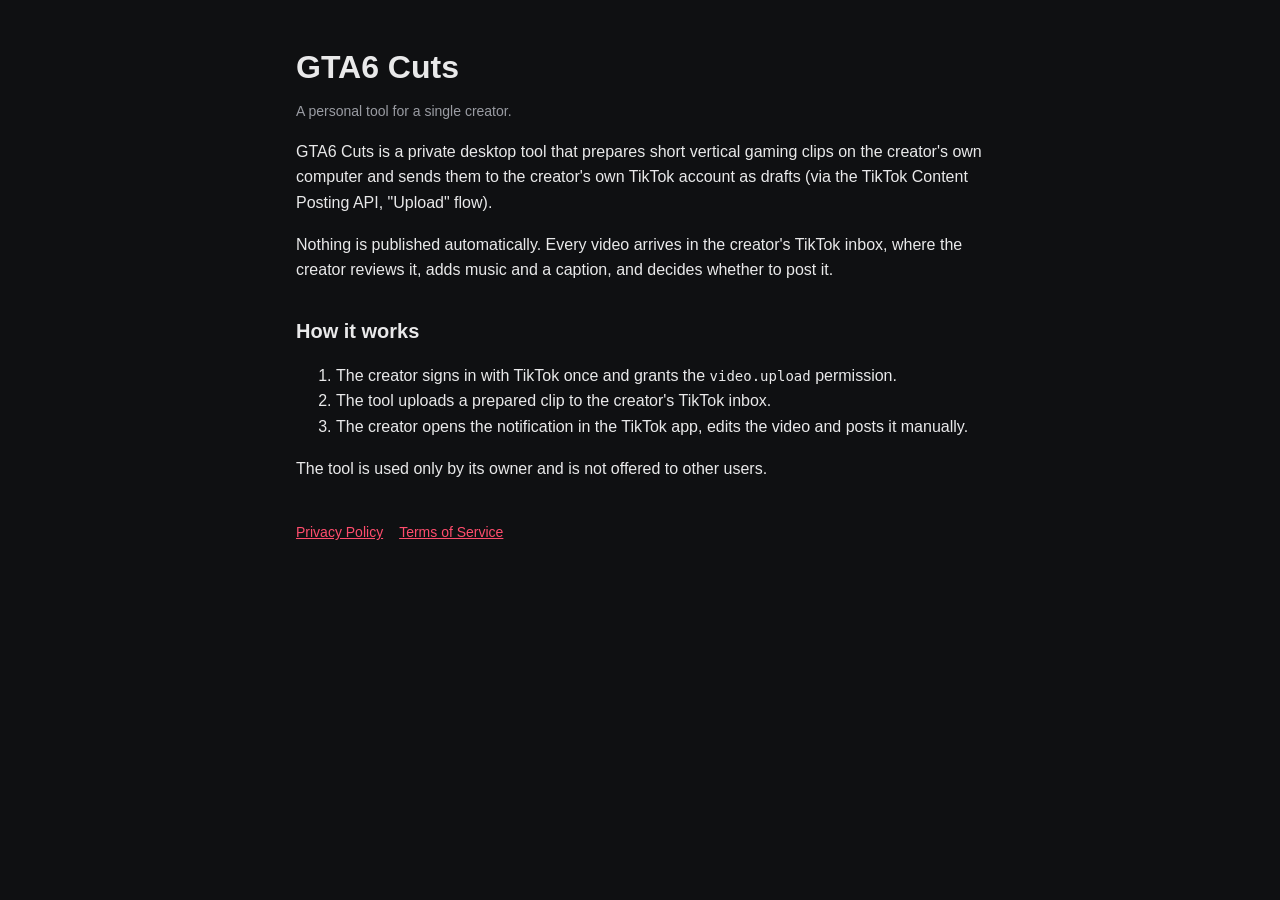
<file: index.html>
<!doctype html>
<html lang="en">
<head>
<meta charset="utf-8">
<meta name="viewport" content="width=device-width, initial-scale=1">
<title>GTA6 Cuts</title>
<link rel="stylesheet" href="/style.css">
</head>
<body>
<main>
  <h1>GTA6 Cuts</h1>
  <p class="muted">A personal tool for a single creator.</p>
  <p>GTA6 Cuts is a private desktop tool that prepares short vertical gaming clips on the creator's own computer and sends them to the creator's own TikTok account as drafts (via the TikTok Content Posting API, "Upload" flow).</p>
  <p>Nothing is published automatically. Every video arrives in the creator's TikTok inbox, where the creator reviews it, adds music and a caption, and decides whether to post it.</p>
  <h2>How it works</h2>
  <ol>
    <li>The creator signs in with TikTok once and grants the <code>video.upload</code> permission.</li>
    <li>The tool uploads a prepared clip to the creator's TikTok inbox.</li>
    <li>The creator opens the notification in the TikTok app, edits the video and posts it manually.</li>
  </ol>
  <p>The tool is used only by its owner and is not offered to other users.</p>
  <nav>
    <a href="/privacy/">Privacy Policy</a>
    <a href="/terms/">Terms of Service</a>
  </nav>
</main>
</body>
</html>
</file>
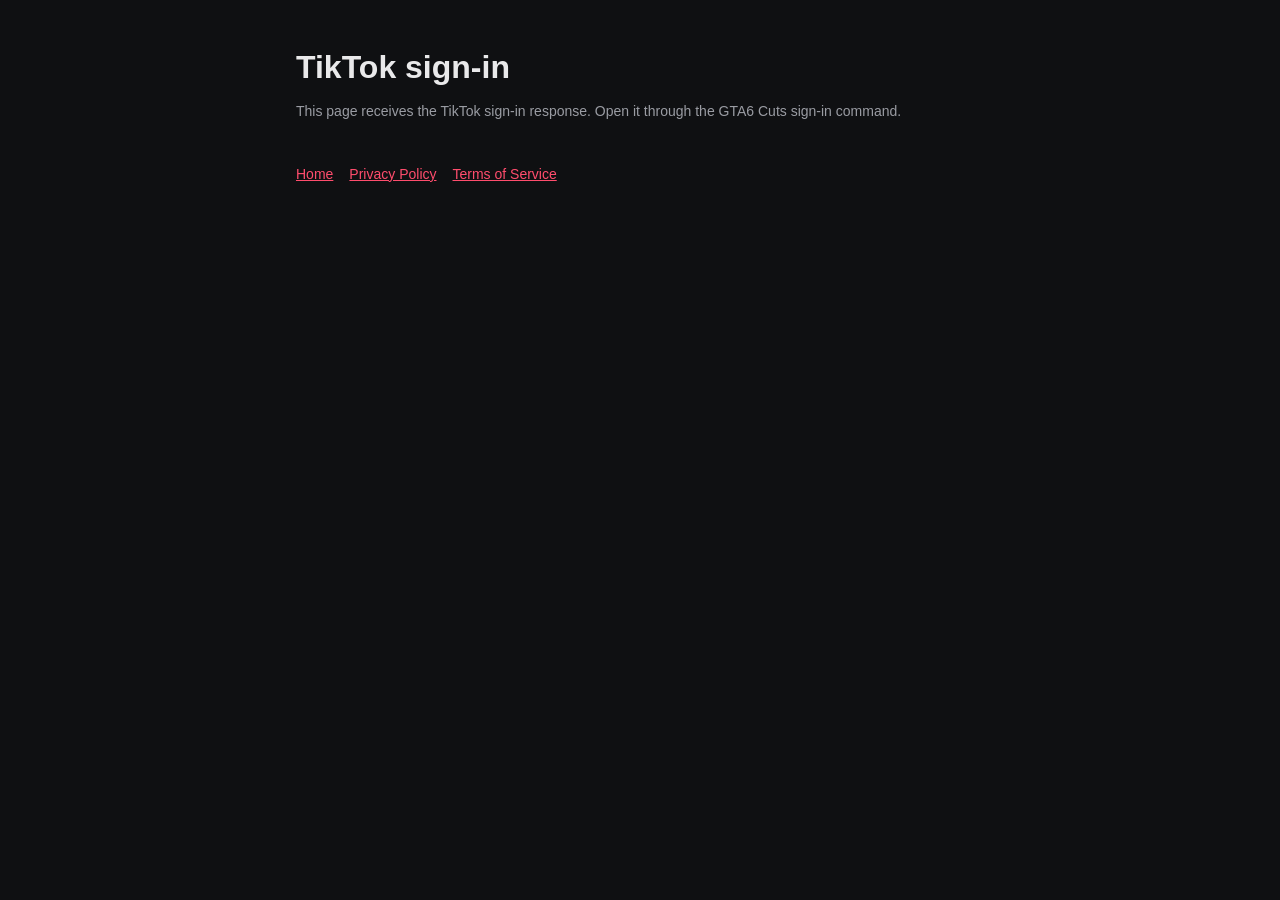
<file: callback/index.html>
<!doctype html>
<html lang="en">
<head>
<meta charset="utf-8">
<meta name="viewport" content="width=device-width, initial-scale=1">
<meta name="robots" content="noindex">
<title>TikTok Sign-in</title>
<link rel="stylesheet" href="/style.css">
</head>
<body>
<main>
  <h1 id="h">TikTok sign-in</h1>
  <p id="msg" class="muted">Reading the response…</p>
  <div class="card" id="box" hidden>
    <p>Copy this link and paste it into the GTA6 Cuts terminal window:</p>
    <textarea id="out" readonly></textarea>
    <button id="copy" type="button">Copy</button>
  </div>
  <nav><a href="/">Home</a><a href="/privacy/">Privacy Policy</a><a href="/terms/">Terms of Service</a></nav>
</main>
<script>
  // The authorization code stays in this browser tab; nothing is sent anywhere.
  var q = new URLSearchParams(location.search);
  var msg = document.getElementById('msg');
  if (q.get('code')) {
    msg.textContent = 'Access granted. The code is valid for a few minutes.';
    document.getElementById('box').hidden = false;
    document.getElementById('out').value = location.href;
  } else if (q.get('error')) {
    document.getElementById('h').textContent = 'Sign-in cancelled';
    msg.textContent = (q.get('error_description') || q.get('error')) + '. Run the sign-in command again.';
  } else {
    msg.textContent = 'This page receives the TikTok sign-in response. Open it through the GTA6 Cuts sign-in command.';
  }
  document.getElementById('copy').onclick = function () {
    var t = document.getElementById('out');
    t.select();
    try { navigator.clipboard.writeText(t.value); } catch (e) { document.execCommand('copy'); }
    this.textContent = 'Copied';
  };
</script>
</body>
</html>
</file>
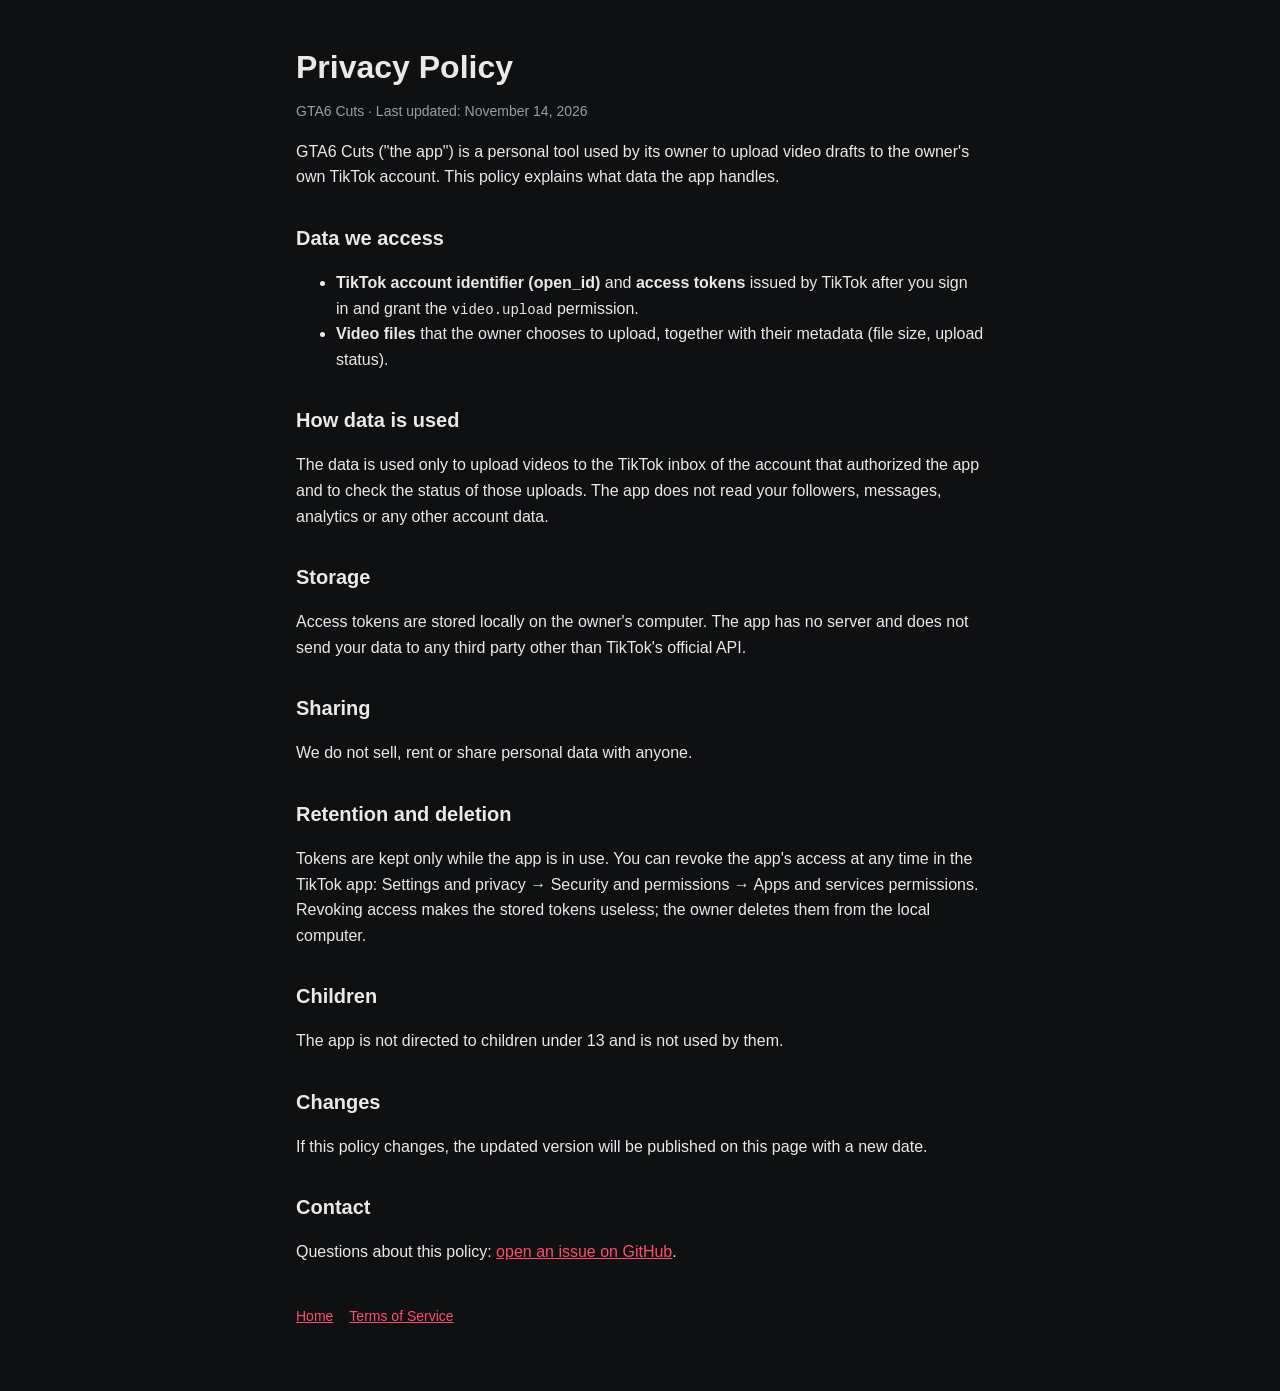
<file: privacy/index.html>
<!doctype html>
<html lang="en">
<head>
<meta charset="utf-8">
<meta name="viewport" content="width=device-width, initial-scale=1">
<title>Privacy Policy</title>
<link rel="stylesheet" href="/style.css">
</head>
<body>
<main>
  <h1>Privacy Policy</h1>
  <p class="muted">GTA6 Cuts · Last updated: November 14, 2026</p>

  <p>GTA6 Cuts ("the app") is a personal tool used by its owner to upload video drafts to the owner's own TikTok account. This policy explains what data the app handles.</p>

  <h2>Data we access</h2>
  <ul>
    <li><strong>TikTok account identifier (open_id)</strong> and <strong>access tokens</strong> issued by TikTok after you sign in and grant the <code>video.upload</code> permission.</li>
    <li><strong>Video files</strong> that the owner chooses to upload, together with their metadata (file size, upload status).</li>
  </ul>

  <h2>How data is used</h2>
  <p>The data is used only to upload videos to the TikTok inbox of the account that authorized the app and to check the status of those uploads. The app does not read your followers, messages, analytics or any other account data.</p>

  <h2>Storage</h2>
  <p>Access tokens are stored locally on the owner's computer. The app has no server and does not send your data to any third party other than TikTok's official API.</p>

  <h2>Sharing</h2>
  <p>We do not sell, rent or share personal data with anyone.</p>

  <h2>Retention and deletion</h2>
  <p>Tokens are kept only while the app is in use. You can revoke the app's access at any time in the TikTok app: Settings and privacy → Security and permissions → Apps and services permissions. Revoking access makes the stored tokens useless; the owner deletes them from the local computer.</p>

  <h2>Children</h2>
  <p>The app is not directed to children under 13 and is not used by them.</p>

  <h2>Changes</h2>
  <p>If this policy changes, the updated version will be published on this page with a new date.</p>

  <h2>Contact</h2>
  <p>Questions about this policy: <a href="https://github.com/lxvchxnko/lxvchxnko.github.io/issues">open an issue on GitHub</a>.</p>

  <nav><a href="/">Home</a><a href="/terms/">Terms of Service</a></nav>
</main>
</body>
</html>
</file>
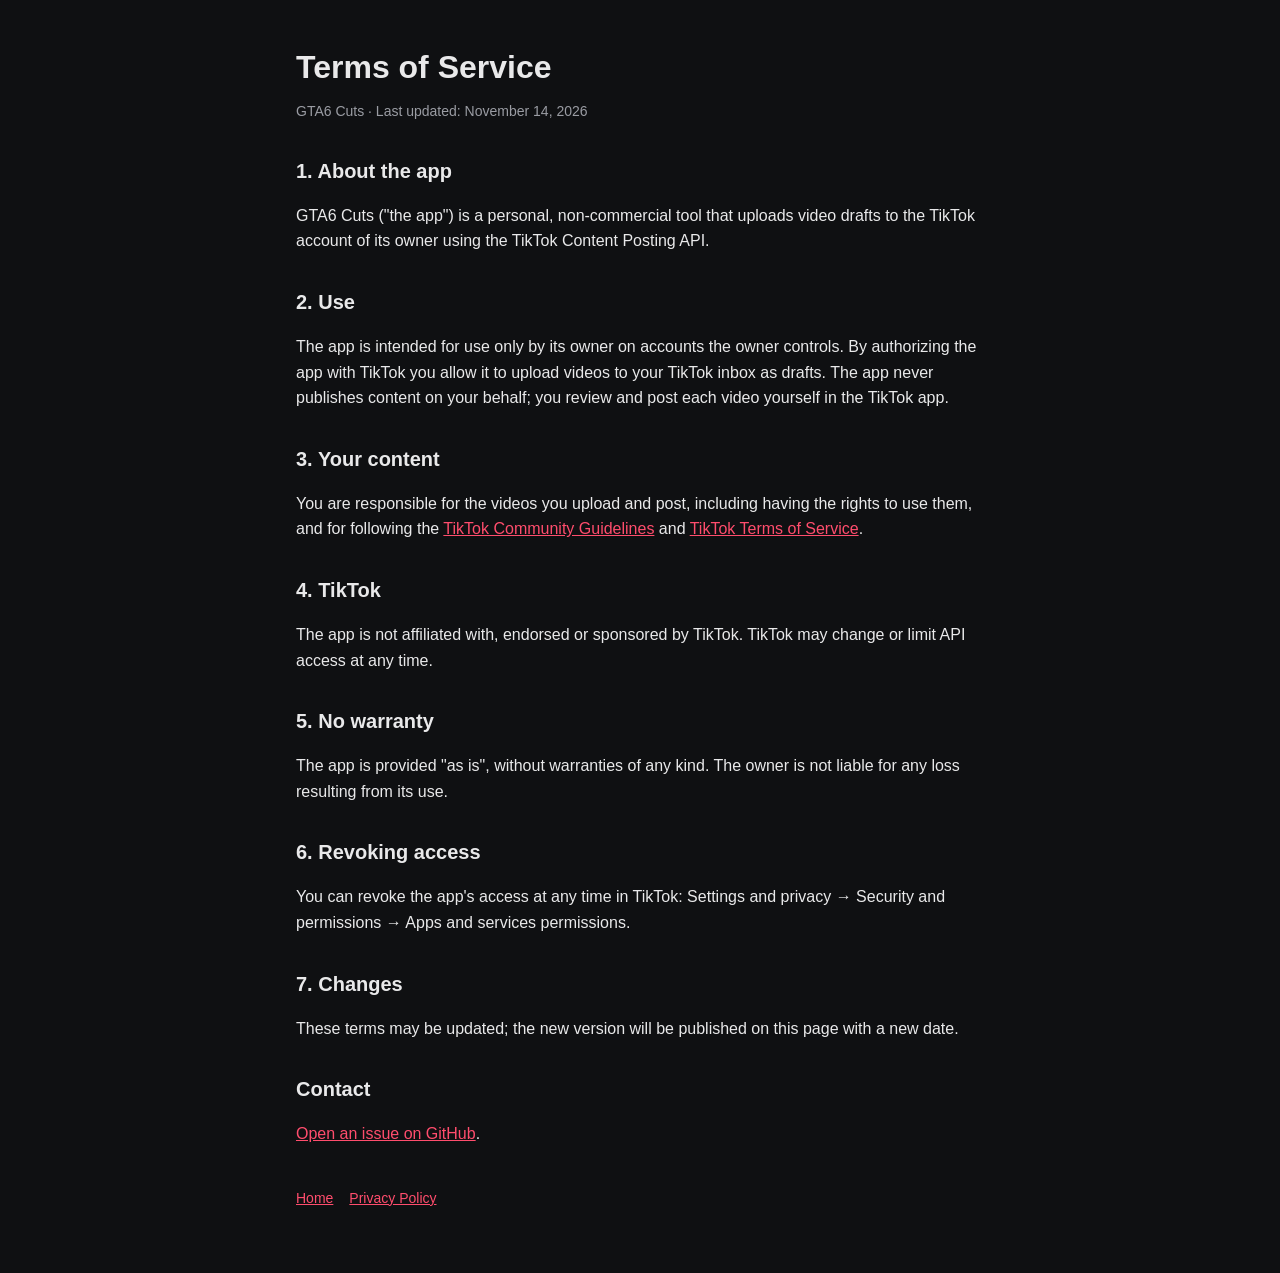
<file: terms/index.html>
<!doctype html>
<html lang="en">
<head>
<meta charset="utf-8">
<meta name="viewport" content="width=device-width, initial-scale=1">
<title>Terms of Service</title>
<link rel="stylesheet" href="/style.css">
</head>
<body>
<main>
  <h1>Terms of Service</h1>
  <p class="muted">GTA6 Cuts · Last updated: November 14, 2026</p>

  <h2>1. About the app</h2>
  <p>GTA6 Cuts ("the app") is a personal, non-commercial tool that uploads video drafts to the TikTok account of its owner using the TikTok Content Posting API.</p>

  <h2>2. Use</h2>
  <p>The app is intended for use only by its owner on accounts the owner controls. By authorizing the app with TikTok you allow it to upload videos to your TikTok inbox as drafts. The app never publishes content on your behalf; you review and post each video yourself in the TikTok app.</p>

  <h2>3. Your content</h2>
  <p>You are responsible for the videos you upload and post, including having the rights to use them, and for following the <a href="https://www.tiktok.com/community-guidelines">TikTok Community Guidelines</a> and <a href="https://www.tiktok.com/legal/terms-of-service">TikTok Terms of Service</a>.</p>

  <h2>4. TikTok</h2>
  <p>The app is not affiliated with, endorsed or sponsored by TikTok. TikTok may change or limit API access at any time.</p>

  <h2>5. No warranty</h2>
  <p>The app is provided "as is", without warranties of any kind. The owner is not liable for any loss resulting from its use.</p>

  <h2>6. Revoking access</h2>
  <p>You can revoke the app's access at any time in TikTok: Settings and privacy → Security and permissions → Apps and services permissions.</p>

  <h2>7. Changes</h2>
  <p>These terms may be updated; the new version will be published on this page with a new date.</p>

  <h2>Contact</h2>
  <p><a href="https://github.com/lxvchxnko/lxvchxnko.github.io/issues">Open an issue on GitHub</a>.</p>

  <nav><a href="/">Home</a><a href="/privacy/">Privacy Policy</a></nav>
</main>
</body>
</html>
</file>
<file: style.css>
:root { --bg: #0f1012; --fg: #e9e9ea; --muted: #9a9ca3; --accent: #ff4d6d; --card: #18191c; }
* { box-sizing: border-box; }
body { margin: 0; background: var(--bg); color: var(--fg); font: 16px/1.6 -apple-system, BlinkMacSystemFont, "Segoe UI", Roboto, sans-serif; }
main { max-width: 720px; margin: 0 auto; padding: 48px 16px 64px; }
h1 { font-size: 32px; line-height: 1.2; margin: 0 0 8px; }
h2 { font-size: 20px; margin: 32px 0 8px; }
p, li { color: var(--fg); }
.muted { color: var(--muted); font-size: 14px; }
a { color: var(--accent); }
nav { display: flex; gap: 16px; flex-wrap: wrap; margin-top: 40px; font-size: 14px; }
.card { background: var(--card); border-radius: 12px; padding: 20px; margin-top: 24px; }
code, textarea { font: 14px/1.4 ui-monospace, SFMono-Regular, Menlo, monospace; }
textarea { width: 100%; min-height: 96px; background: #000; color: var(--fg); border: 1px solid #333; border-radius: 8px; padding: 12px; resize: vertical; word-break: break-all; }
button { margin-top: 12px; background: var(--accent); color: #fff; border: 0; border-radius: 8px; padding: 10px 18px; font-size: 15px; cursor: pointer; }
</file>
